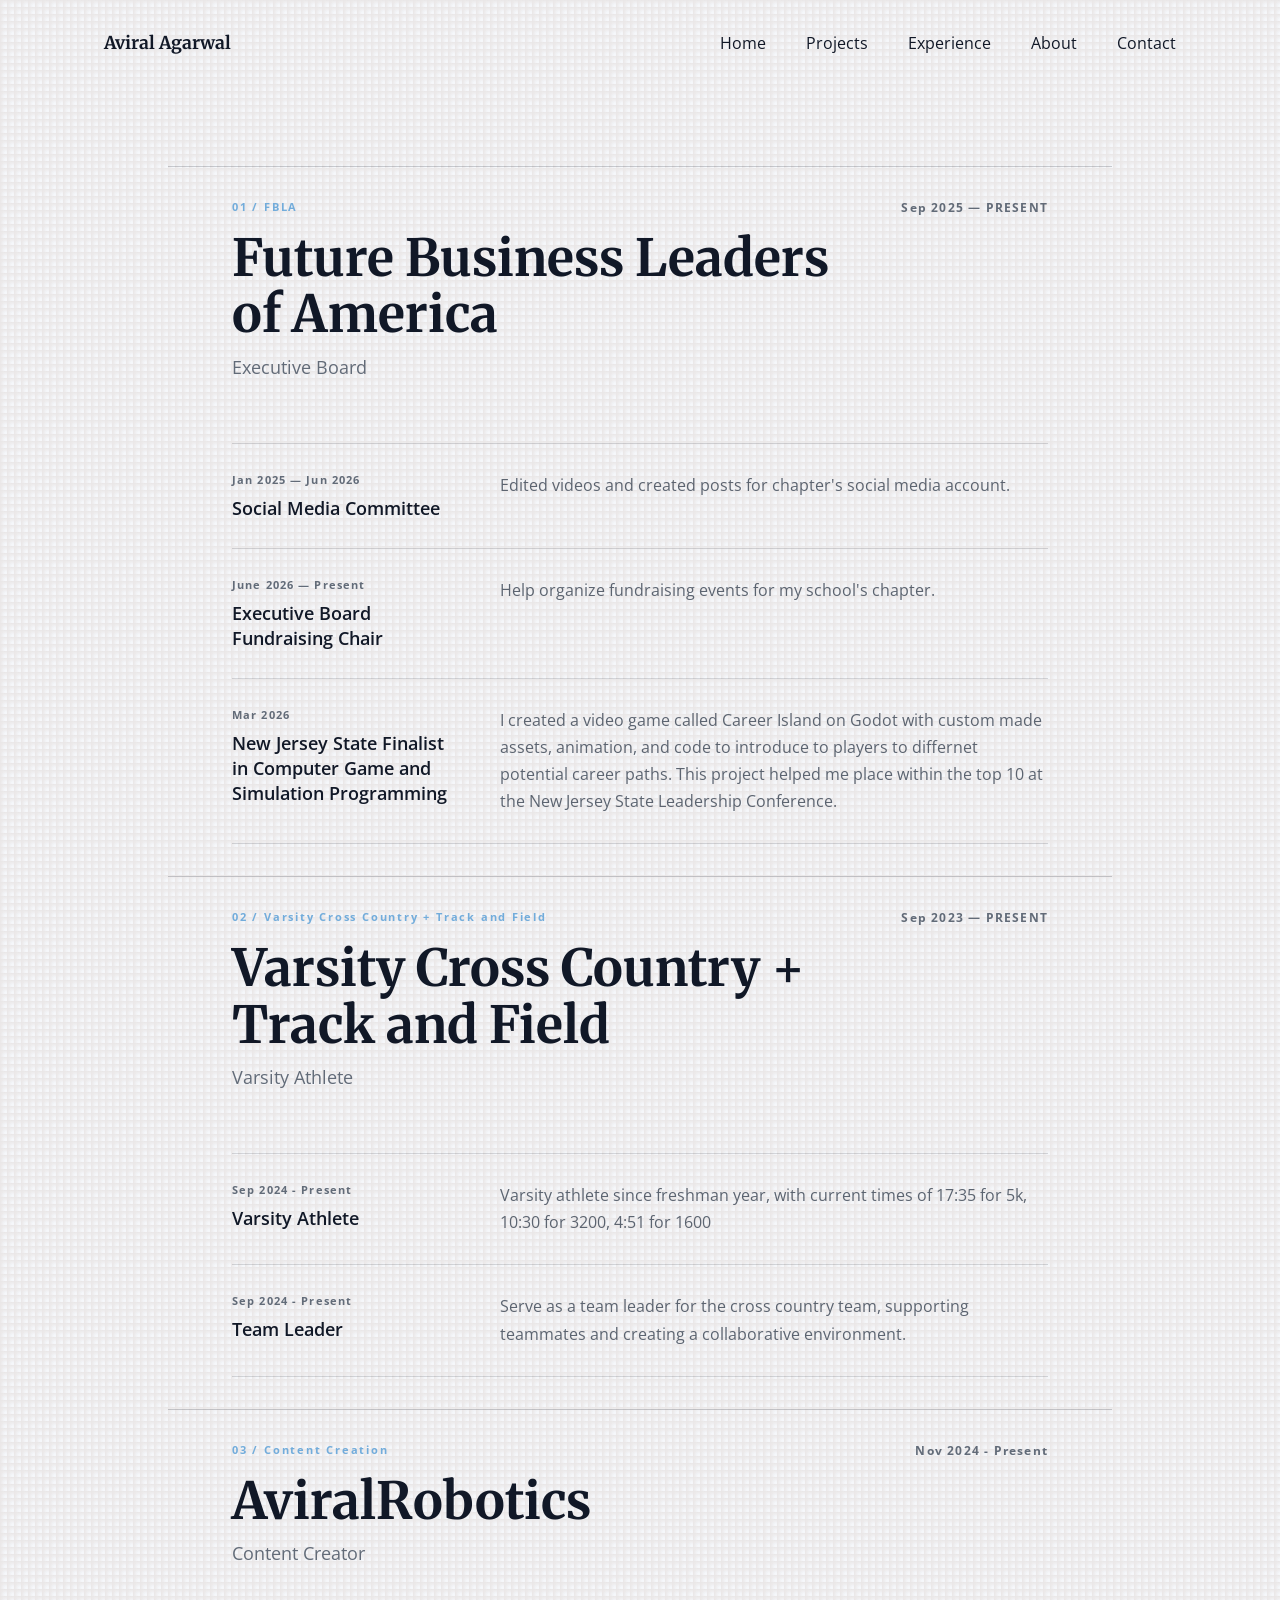
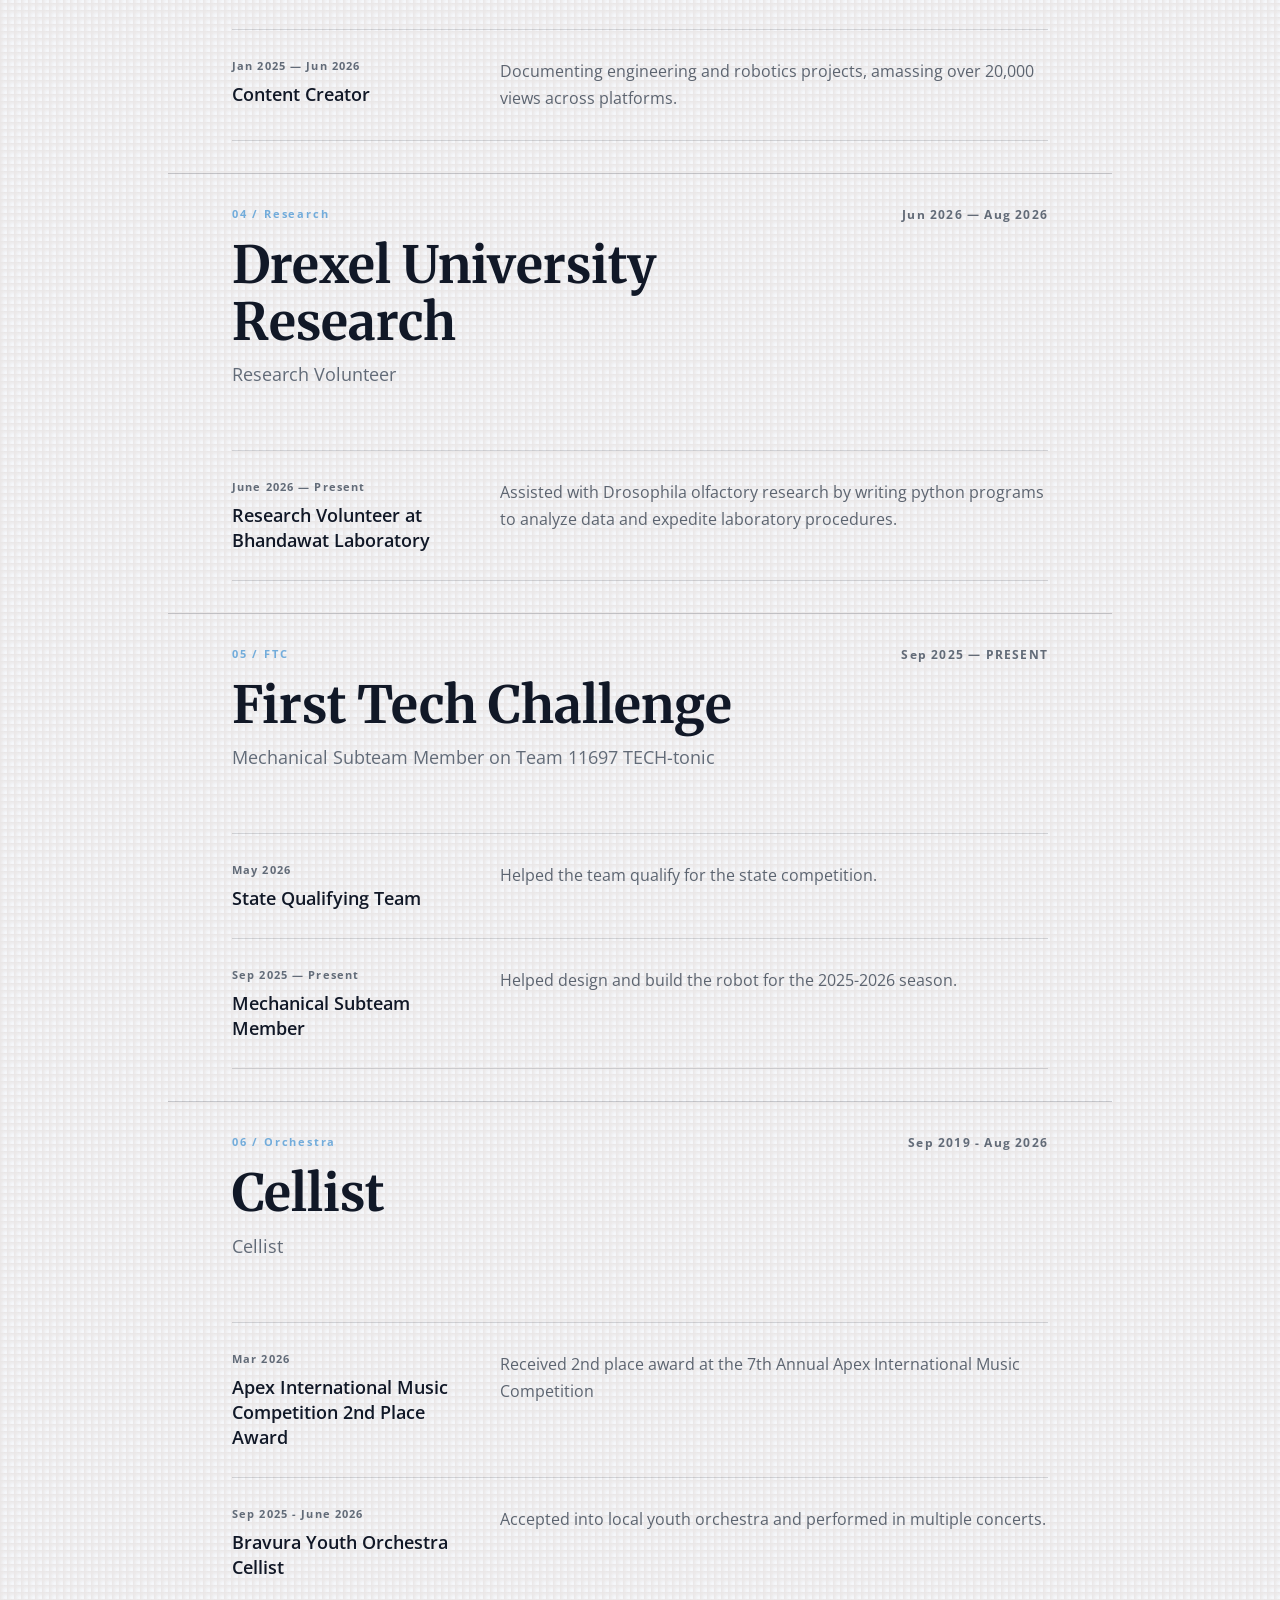
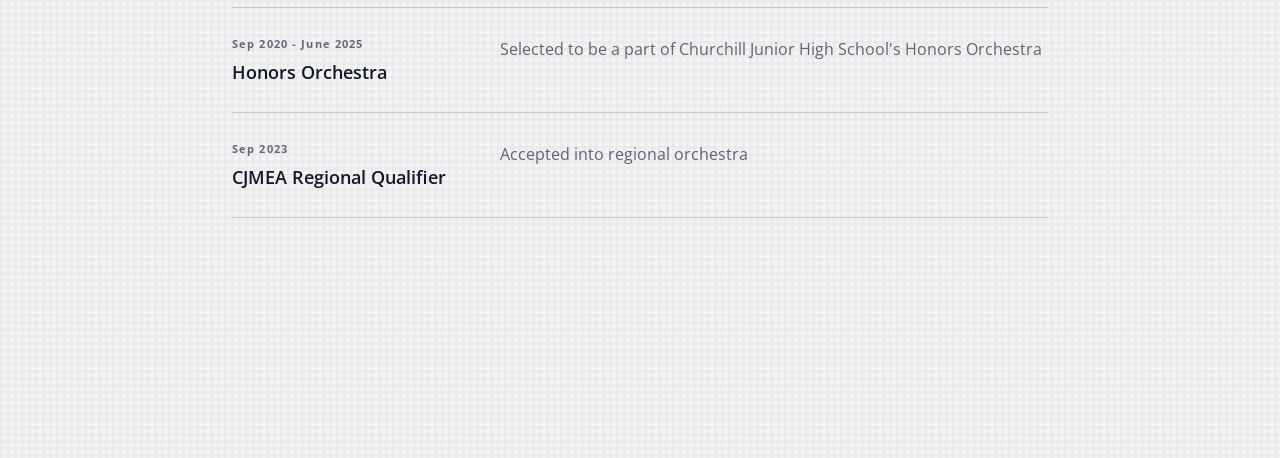
<file: experience.html>
<!DOCTYPE html>
<html lang="en">
<head>
    <meta charset="UTF-8">
    <meta name="viewport" content="width=device-width, initial-scale=1.0">
    <title>Aviral Agarwal</title>
    <link rel="stylesheet" href="style.css">
</head>
<body>
    </div>
    <header>
        <nav>
            <ul>
                <li><a href="index.html">Aviral Agarwal</a></li>
                <li><a href="index.html">Home</a></li>
                <li><a href="projects.html">Projects</a></li>
                <li><a href="experience.html">Experience</a></li>
                <li><a href="about.html">About</a></li>
                <li><a href="contact.html">Contact</a></li>
            </ul>
        </nav>
        <main class="experience-page">
            <section class="experience-entry">

                <div class="experience-header">
                    <div>
                        <p class="experience-label">01 / FBLA</p>
                        <h2>Future Business Leaders of America</h2>
                        <p class="experience-role">Executive Board</p>
                    </div>

                    <p class="experience-date">Sep 2025 — PRESENT</p>
                </div>

                <div class="experience-highlights">

                    <div class="highlight">
                        <div>
                            <span class="highlight-date">Jan 2025 — Jun 2026</span>
                            <p class="highlight-title">Social Media Committee</p>
                        </div>
                        <p class="highlight-description">Edited videos and created posts for chapter's social media account.</p>
                    </div>

                    <div class="highlight">
                        <div>
                            <span class="highlight-date">June 2026 — Present</span>
                            <p class="highlight-title">Executive Board Fundraising Chair</p>
                        </div>
                        <p class="highlight-description">Help organize fundraising events for my school's chapter.</p>
                    </div>
                    
                    <div class="highlight">
                        <div>
                            <span class="highlight-date">Mar 2026</span>
                            <p class="highlight-title">New Jersey State Finalist in Computer Game and Simulation Programming</p>
                        </div>
                        <p class="highlight-description">I created a video game called Career Island on Godot with custom made assets, animation, and code to introduce to players to differnet potential career paths. This project helped me place within the top 10 at the New Jersey State Leadership Conference.</p>
                    </div>

                </div>

            </section>
            <section class="experience-entry">

                <div class="experience-header">
                    <div>
                        <p class="experience-label">02 / Varsity Cross Country + Track and Field</p>
                        <h2>Varsity Cross Country + Track and Field</h2>
                        <p class="experience-role">Varsity Athlete</p>
                    </div>

                    <p class="experience-date">Sep 2023 — PRESENT</p>
                </div>

                <div class="experience-highlights">

                    <div class="highlight">
                        <div>
                            <span class="highlight-date">Sep 2024 - Present</span>
                            <p class="highlight-title">Varsity Athlete</p>
                        </div>
                        <p class="highlight-description">Varsity athlete since freshman year, with current times of 17:35 for 5k, 10:30 for 3200, 4:51 for 1600</p>
                    </div>

                    <div class="highlight">
                        <div>
                            <span class="highlight-date">Sep 2024 - Present</span>
                            <p class="highlight-title">Team Leader</p>
                        </div>
                        <p class="highlight-description">Serve as a team leader for the cross country team, supporting teammates and creating a collaborative environment.</p>
                    </div>
                </div>
            </section>

            <section class="experience-entry">

                <div class="experience-header">
                    <div>
                        <p class="experience-label">03 / Content Creation</p>
                        <h2>AviralRobotics</h2>
                        <p class="experience-role">Content Creator</p>
                    </div>

                    <p class="experience-date">Nov 2024 - Present</p>
                </div>

                <div class="experience-highlights">

                    <div class="highlight">
                        <div>
                            <span class="highlight-date">Jan 2025 — Jun 2026</span>
                            <p class="highlight-title">Content Creator</p>
                        </div>
                        <p class="highlight-description">Documenting engineering and robotics projects, amassing over 20,000 views across platforms.</p>
                    </div>

                </div>

            </section>
            <section class="experience-entry">

                <div class="experience-header">
                    <div>
                        <p class="experience-label">04 / Research</p>
                        <h2>Drexel University Research</h2>
                        <p class="experience-role">Research Volunteer</p>
                    </div>

                    <p class="experience-date">Jun 2026 — Aug 2026</p>
                </div>

                <div class="experience-highlights">

                   <div class="highlight">
                        <div>
                            <span class="highlight-date">June 2026 — Present</span>
                            <p class="highlight-title">Research Volunteer at Bhandawat Laboratory</p>
                        </div>
                        <p class="highlight-description">Assisted with Drosophila olfactory research by writing python programs to analyze data and expedite laboratory procedures.</p>
                    </div>

                </div>

            </section>

            <section class="experience-entry">

                <div class="experience-header">
                    <div>
                        <p class="experience-label">05 / FTC</p>
                        <h2>First Tech Challenge</h2>
                        <p class="experience-role">Mechanical Subteam Member on Team 11697 TECH-tonic</p>
                    </div>

                    <p class="experience-date">Sep 2025 — PRESENT</p>
                </div>

                <div class="experience-highlights">

                    <div class="highlight">
                        <div>
                            <span class="highlight-date">May 2026</span>
                            <p class="highlight-title">State Qualifying Team</p>
                        </div>
                        <p class="highlight-description">Helped the team qualify for the state competition.</p>
                    </div>

                    <div class="highlight">
                        <div>
                            <span class="highlight-date">Sep 2025 — Present</span>
                            <p class="highlight-title">Mechanical Subteam Member</p>
                        </div>
                        <p class="highlight-description">Helped design and build the robot for the 2025-2026 season.</p>
                    </div>
                    
                </div>

            </section>

            <section class="experience-entry">

                <div class="experience-header">
                    <div>
                        <p class="experience-label">06 / Orchestra</p>
                        <h2>Cellist</h2>
                        <p class="experience-role">Cellist</p>
                    </div>

                    <p class="experience-date">Sep 2019 - Aug 2026</p>
                </div>

                <div class="experience-highlights">

                    <div class="highlight">
                        <div>
                            <span class="highlight-date">Mar 2026</span>
                            <p class="highlight-title">Apex International Music Competition 2nd Place Award</p>
                        </div>
                        <p class="highlight-description">Received 2nd place award at the 7th Annual Apex International Music Competition</p>
                    </div>

                    <div class="highlight">
                        <div>
                            <span class="highlight-date">Sep 2025 - June 2026</span>
                            <p class="highlight-title">Bravura Youth Orchestra Cellist</p>
                        </div>
                        <p class="highlight-description">Accepted into local youth orchestra and performed in multiple concerts.</p>
                    </div>

                    <div class="highlight">
                        <div>
                            <span class="highlight-date">Sep 2020 - June 2025</span>
                            <p class="highlight-title">Honors Orchestra</p>
                        </div>
                        <p class="highlight-description">Selected to be a part of Churchill Junior High School's Honors Orchestra</p>
                    </div>

                    <div class="highlight">
                        <div>
                            <span class="highlight-date">Sep 2023</span>
                            <p class="highlight-title">CJMEA Regional Qualifier</p>
                        </div>
                        <p class="highlight-description">Accepted into regional orchestra</p>
                    </div>
                    
                </div>

            </section>
        </main>
    </header>
</body>
</html>
</file>
<file: style.css>
@import url('https://fonts.googleapis.com/css2?family=Merriweather:ital,opsz,wght@0,18..144,300..900;1,18..144,300..900&display=swap');
@import url('https://fonts.googleapis.com/css2?family=Open+Sans:ital,wght@0,300..800;1,300..800&display=swap');

:root{
  --base-color: #f5f7fa;
  --text-color: #111827;
  --primary-color: #72acdb;
  --secondary-color: #d78961;
  --tertiary-color: rgb(116, 107, 173);
  --color-1: #ffffff;
  --color-2: #eef3f8;
  --color-3: #e7edf5;
}

* {
    margin: 0;
    padding: 0;
    box-sizing: border-box;
}

html{
    font-family: Open Sans, 'Segoe UI', Tahoma, Geneva, Verdana, sans-serif;
    color: var(--text-color);
}

body {
    padding: 0;
    background-color: var(--base-color);
    color: var(--text-color);
    background-size:7px 7px;
    background-image: linear-gradient(to right, rgb(234, 231, 231) 0.1px, transparent 5px), linear-gradient(to bottom, rgb(234, 231, 231) 0.1px, transparent 5px);
}

body.projectPage {
    padding: 0;
    background-color: #0b0d10;
    color: #f5f7fa;
    background-size: 7px 7px;
    background-image: linear-gradient(to right, rgba(255, 255, 255, 0.045) 1px, transparent 1px), linear-gradient(to bottom, rgba(255, 255, 255, 0.045) 1px, transparent 1px);
}
.projectPage nav a {
    color: var(--base-color);
}

.projectPage nav a:hover {
    color: var(--primary-color);
}

.projects-page {
    width: min(1200px, 100%);
    margin: 0 auto;
    padding: 2rem 4rem 8rem;
}

.projects-intro {
    padding: 3rem 0 1rem;
    max-width: 850px;
}

.project-label {
    font-family: 'Open Sans', sans-serif;
    font-size: .75rem;
    letter-spacing: .15em;
    font-weight: 700;
    color: var(--primary-color);
    margin-bottom: 1rem;
}

.projects-intro h1 {
    font-size: clamp(3rem, 7vw, 6rem);
    line-height: .95;
    color: white;
    margin-bottom: 2rem;
}


.project-showcase {
    display: grid;
    grid-template-columns: 1.4fr .8fr;
    gap: 4rem;
    align-items: start;
    padding: 3rem 0;
    border-top: 1px solid rgba(255,255,255,.15);
}

.project-media video {
    width: 100%;
    display: block;
    border-radius: .75rem;
    border: 1px solid rgba(255,255,255,.12);
}

.project-info {
    display: flex;
    flex-direction: column;
    gap: 2.5rem;
    padding-top: .5rem;
}

.project-info-block {
    border-top: 1px solid rgba(255,255,255,.12);
    padding-top: 1.25rem;
}

.project-info-block > p:not(.project-label) {
    color: #aeb6c0;
    line-height: 1.7;
    font-size: .95rem;
}

.project-button {
    display: inline-block;
    width: fit-content;
    padding: .85rem 1.2rem;
    background-color: var(--primary-color);
    color: #081018;
    text-decoration: none;
    font-weight: 700;
    font-size: .85rem;
    transition: transform .2s ease;
}

.project-button:hover {
    transform: translateX(5px);
}

h1, h2, h3{
    font-family: Merriweather, Open Sans, 'Segoe UI', Tahoma, Geneva, Verdana, sans-serif;
}

nav {
    width: 100%;
    margin: 0 0 5rem;
}

nav ul{
    display: flex;
    align-items: center;
    list-style-type: none;
    gap: 2.5em;
}


nav li:first-child {
    margin-right: auto;
    font-family: Merriweather, Open Sans;
    font-weight: bold;
    font-size: 1.1rem;
}

nav a {
    text-decoration: none;
    color: var(--text-color);
    transition: color 0.2s ease;
}

nav a:hover {
    color: var(--primary-color);
}

header, section {
    width: min(1200px, 100%);
    margin: 0 auto;
}

header {
    min-height: 90vh;
    padding: 2rem 4rem 5rem;
    display: flex;
    flex-direction: column;
    justify-content: center;
}

section {
    padding: 2rem 4rem;
}

.flex-container {
    display: flex;
    justify-content: space-between;
    align-items: center;
    flex-wrap: wrap;
    gap: 5em;
}

header img{
    width: 320px;
    height: 430px;
    max-width: 100%;
    border-radius: 1.5em;
    object-fit: cover;
    object-position: bottom;
    box-shadow: 20px 20px 0 var(--primary-color);
}

.text-container {
    flex: 0 1 38em;
}

.text-container h1 {
    font-size: clamp(3rem, 6vw, 5rem);
    line-height: 1;
    margin-bottom: 1rem;
}

.text-container h2 {
    font-size: 1.5rem;
    font-weight: 400;
    color: #526071;
    margin-bottom: 1.5rem;
}

h2 {
    font-size: 1.5em;
}
.text-container p {
    margin: 0 0 2rem;
    max-width: 600px;
    font-size: 1.1rem;
    line-height: 1.7;
    color: #526071;
}

.cta-button {
    display: inline-block;
    text-decoration: none;
    color: white;
    background-color: var(--primary-color);
    padding: .9em 1.5em;
    border-radius: .6em;
    font-weight: 600;
    transition: transform 0.2s ease, box-shadow 0.2s ease;
}

.cta-button:hover {
    transform: translateY(-3px);
    box-shadow: 0 8px 20px rgba(0, 0, 0, 0.15);
}

.buttons {
    display: flex;
    flex-wrap: wrap;
    gap: 1rem;
}

.section {
    display: flex;
    flex-direction: column;
    align-items: stretch;
}

.section > h1 {
    font-size: clamp(2.5rem, 5vw, 4rem);
    margin-bottom: 3rem;
}

.project-item video{
    width: 100%;
    max-width: none;
    height: 300px;
    object-fit: cover;
    border-radius: .9rem;
}

.project-item:nth-child(2) video{
    width: 100%;
    height: 450px;
    object-fit: contain;
}

.project-item h2 {
    font-size: 1.4rem;
    line-height: 1.3;
}
.videoContainer{
    display: grid;
    grid-template-columns: repeat(2, 1fr);
    gap: 3rem;
    width: 100%;
    align-items: start;
}

.project-item {
    display: flex;
    flex-direction: column;
    gap: 1.25em;
    text-align: center;
    background-color: white;
    padding: 1.25rem;
    border-radius: 1rem;
    border: 1px solid #e1e7ef;
    box-shadow: 8px 10px 0 rgba(17, 24, 39, 0.08);
    transform: rotate(2deg);
    transition: transform 0.25s ease, box-shadow 0.25s ease;
}

.project-item:nth-child(2) {
    transform: rotate(-2deg) translateY(80px);
}

.project-item:hover {
    transform: rotate(0deg) translateY(-8px);
    box-shadow: 0 20px 40px rgba(20, 40, 70, 0.12);
}

.project-item:nth-child(2):hover {
    transform: rotate(0deg) translateY(72px);
    box-shadow: 0 20px 40px rgba(20, 40, 70, 0.12);
}

@keyframes fadeIn {
    from { opacity: 0; transform: translateY(20px); }
    to { opacity: 1; transform: translateY(0); }
}

.fade-in{
    animation: fadeIn linear both;
    animation-duration: 5s;
    animation-timeline: view();
    animation-range: entry 10% 20%;
}
section img{
    max-width: 100%;
    border-radius: 1em;
    object-fit: cover;
    object-position: bottom;
}

.imageContainer {
    display: grid;
    grid-template-rows: auto auto;
    grid-auto-flow: column;
    grid-auto-columns: minmax(200px, 1fr);
    align-items: end;
    justify-items: center;
    gap: 1em 20px;
    width: 100%;
    max-width: 1200px;
    margin: 0 auto;
}

.item {
    display: flex;
    flex-direction: column;
    align-items: center;
    gap: .75em;
    text-align: center;
    justify-content: center;
}

.imageContainer img {
    width: 275px;
    height: 400px;
    object-fit: contain;
    object-position: center 60%;
}

header {
    position: relative;
}

.scroll-down {
    position: absolute;
    bottom: -2rem;
    left: 50%;
    transform: translateX(-50%);

    display: flex;
    flex-direction: column;
    align-items: center;
    gap: .35rem;

    font-size: .7rem;
    letter-spacing: .15em;
    font-weight: 600;
    color: #526071;

    animation: scrollHint linear both;
    animation-timeline: scroll();
    animation-range: 0 300px;
}

@keyframes scrollHint {
    from {
        opacity: 1;
        transform: translateX(-50%) translateY(0);
    }

    to {
        opacity: 0;
        transform: translateX(-50%) translateY(-10px);
    }
}

body.experiencePage {
    background-color: #f0eee9;
    color: #111827;
}

.experience-page {
    width: min(1200px, 100%);
    margin: 0 auto;
    padding: 2rem 4rem 8rem;
}

.experience-intro {
    padding: 5rem 0 7rem;
    max-width: 900px;
}

.experience-label {
    font-family: 'Open Sans', sans-serif;
    font-size: .7rem;
    letter-spacing: .16em;
    font-weight: 700;
    color: var(--primary-color);
    margin-bottom: 1rem;
}

body.experiencePage {
    background-color: #f0eee9;
    color: #111827;
}

.experience-page {
    width: min(1200px, 100%);
    margin: 0 auto;
    padding: 2rem 4rem 8rem;
}

.experience-intro {
    padding: 5rem 0 7rem;
    max-width: 900px;
}

.experience-label {
    font-family: 'Open Sans', sans-serif;
    font-size: .7rem;
    letter-spacing: .16em;
    font-weight: 700;
    color: var(--primary-color);
    margin-bottom: 1rem;
}

.experience-intro h1 {
    font-size: clamp(3rem, 7vw, 6rem);
    line-height: .95;
    margin-bottom: 2rem;
}

.experience-description {
    max-width: 600px;
    color: #5c6470;
    font-size: 1.1rem;
    line-height: 1.7;
}

.experience-entry {
    border-top: 1px solid rgba(17, 24, 39, .2);
    padding-top: 2rem;
}

.experience-header {
    display: flex;
    justify-content: space-between;
    align-items: flex-start;
    gap: 2rem;
    margin-bottom: 4rem;
}

.experience-header h2 {
    font-size: clamp(2rem, 4vw, 3.5rem);
    line-height: 1.1;
    margin-bottom: .75rem;
}

.experience-role {
    color: #626b78;
    font-size: 1.1rem;
}

.experience-date {
    font-size: .75rem;
    letter-spacing: .1em;
    font-weight: 700;
    color: #626b78;
    white-space: nowrap;
}

.experience-highlights {
    border-top: 1px solid rgba(17, 24, 39, .15);
}

.highlight {
    display: grid;
    grid-template-columns: 220px 1fr;
    gap: 3rem;
    align-items: start;
    padding: 1.75rem 0;
    border-bottom: 1px solid rgba(17, 24, 39, .15);
}

.highlight-date {
    display: block;
    font-size: .7rem;
    letter-spacing: .1em;
    font-weight: 700;
    color: #626b78;
    margin-bottom: .5rem;
}

.highlight-title {
    font-size: 1.15rem;
    font-weight: 600;
}

.highlight-description {
    max-width: 600px;
    color: #5c6470;
    line-height: 1.7;
}

.engineering-background {
    position: absolute;
    top: 0;
    left: 0;

    width: 100%;
    height: 100%;

    overflow: hidden;

    pointer-events: none;

    z-index: 0;
}

.cad {
    position: absolute;

    height: auto;

    opacity: 0.4;

    filter: grayscale(100%);
}

.cad-1 {
    width: 400px;

    top: 40%;
    left: -3%;

    transform: rotate(-4deg);
}

.cad-2 {
    width: 400px;

    top: 38%;
    right: 5%;

    transform: rotate(5deg);
}

.cad-3 {
    width: 400px;

    bottom: 70%;
    left: 30%;

    transform: rotate(3deg);
}

body > *:not(.engineering-background) {
    position: relative;
    z-index: 1;
}
</file>
